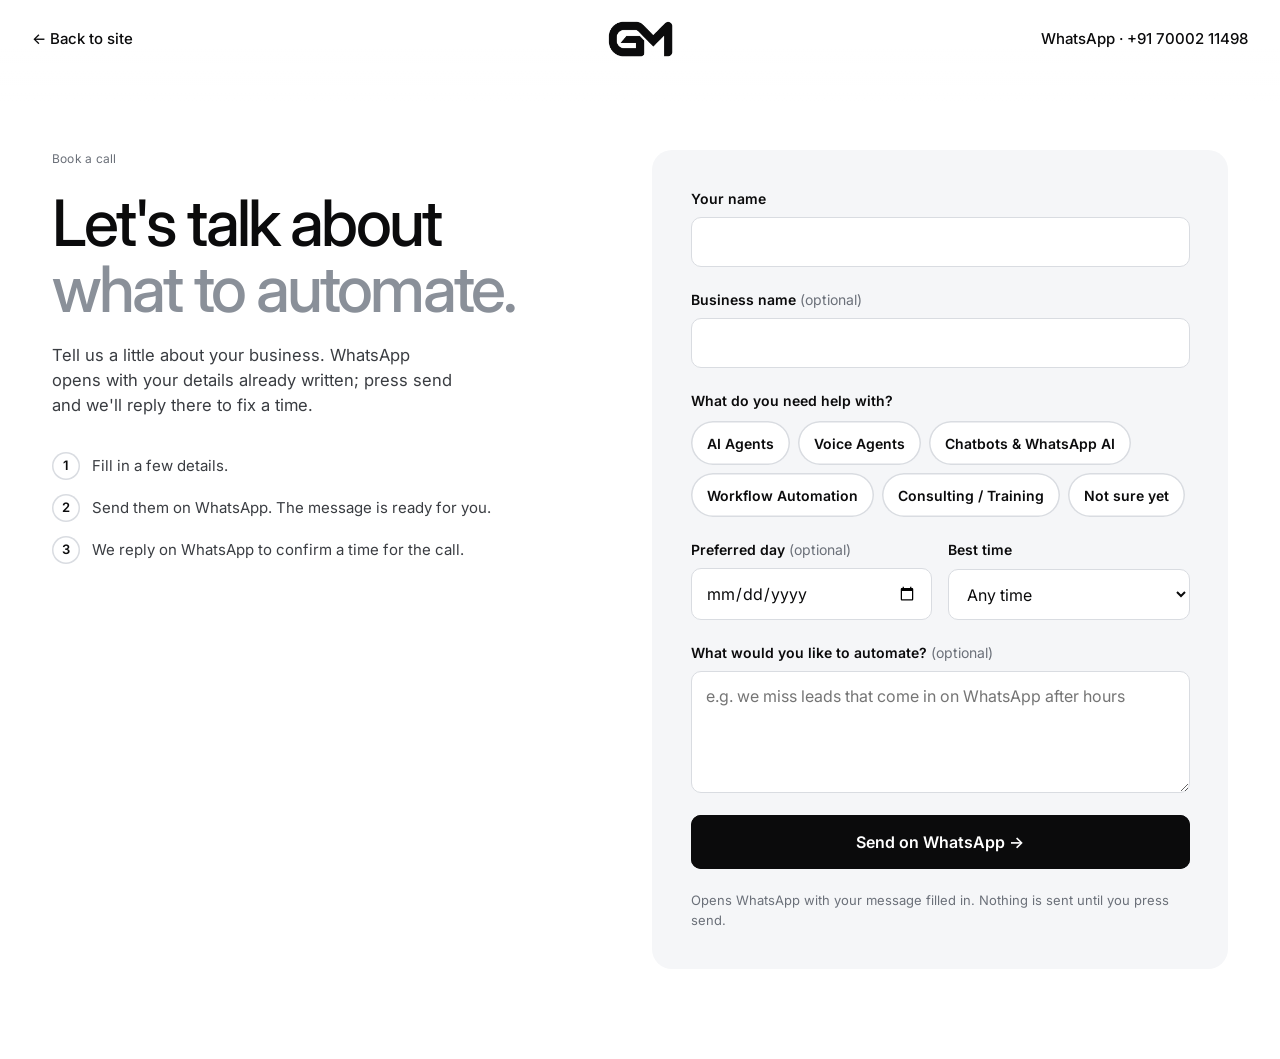
<file: book.html>
<!doctype html>
<html lang="en">
<head>
  <meta charset="utf-8">
  <meta name="viewport" content="width=device-width, initial-scale=1">
  <title>Book a Call | GM Tech Solution</title>
  <meta name="description" content="Book a free discovery call with GM Tech Solution. Tell us what you want to automate and we'll reply on WhatsApp.">
  <link rel="icon" href="assets/favicon.png" type="image/png">
  <link rel="apple-touch-icon" href="assets/apple-touch-icon.png">
  <link rel="preconnect" href="https://fonts.googleapis.com">
  <link rel="preconnect" href="https://fonts.gstatic.com" crossorigin>
  <link href="https://fonts.googleapis.com/css2?family=Inter:wght@400;500;600&display=swap" rel="stylesheet">
  <link rel="stylesheet" href="style.css">
</head>
<body>
<header class="nav">
  <a class="nav-link" href="./">← Back to site</a>
  <a class="brand" href="./" aria-label="GM Tech Solution home"><span class="mark" aria-hidden="true"></span></a>
  <a class="nav-link book-direct" href="https://wa.me/917000211498">WhatsApp · +91 70002 11498</a>
</header>

<main class="book">
  <div class="book-intro">
    <p class="eyebrow">Book a call</p>
    <h1 class="sec-title">Let's talk about <span class="muted">what to automate.</span></h1>
    <p class="book-copy">Tell us a little about your business. WhatsApp opens with your details already written; press send and we'll reply there to fix a time.</p>
    <ol class="book-steps">
      <li>Fill in a few details.</li>
      <li>Send them on WhatsApp. The message is ready for you.</li>
      <li>We reply on WhatsApp to confirm a time for the call.</li>
    </ol>
  </div>

  <!-- sends to the number in WHATSAPP (script below); the same number is in this page's header and in index.html's footer and menu -->
  <form class="book-form" id="book">
    <div class="field">
      <label for="name">Your name</label>
      <input id="name" name="name" autocomplete="name" required>
    </div>
    <div class="field">
      <label for="business">Business name <span class="opt">(optional)</span></label>
      <input id="business" name="business" autocomplete="organization">
    </div>
    <fieldset class="field">
      <legend>What do you need help with?</legend>
      <div class="picks">
        <label class="pick"><input type="radio" name="service" value="Autonomous AI Agents" required><span>AI Agents</span></label>
        <label class="pick"><input type="radio" name="service" value="AI Voice Agents"><span>Voice Agents</span></label>
        <label class="pick"><input type="radio" name="service" value="Chatbots & WhatsApp AI"><span>Chatbots &amp; WhatsApp AI</span></label>
        <label class="pick"><input type="radio" name="service" value="Workflow Automation"><span>Workflow Automation</span></label>
        <label class="pick"><input type="radio" name="service" value="AI Consulting / Education"><span>Consulting / Training</span></label>
        <label class="pick"><input type="radio" name="service" value="Not sure yet"><span>Not sure yet</span></label>
      </div>
    </fieldset>
    <div class="field-row">
      <div class="field">
        <label for="day">Preferred day <span class="opt">(optional)</span></label>
        <input id="day" name="day" type="date">
      </div>
      <div class="field">
        <label for="time">Best time</label>
        <select id="time" name="time">
          <option>Any time</option>
          <option>Morning (10am–1pm)</option>
          <option>Afternoon (1–5pm)</option>
          <option>Evening (5–8pm)</option>
        </select>
      </div>
    </div>
    <div class="field">
      <label for="details">What would you like to automate? <span class="opt">(optional)</span></label>
      <textarea id="details" name="details" rows="4" placeholder="e.g. we miss leads that come in on WhatsApp after hours"></textarea>
    </div>
    <button class="nav-cta book-send" type="submit">Send on WhatsApp →</button>
    <p class="book-note">Opens WhatsApp with your message filled in. Nothing is sent until you press send.</p>
    <p class="book-done" role="status" hidden>WhatsApp didn't open? <a href="https://wa.me/917000211498">Open it here</a>.</p>
  </form>
</main>

<script>
const WHATSAPP = '917000211498';
const form = document.getElementById('book');
const done = form.querySelector('.book-done');
const day = form.elements.day;
day.min = new Date().toLocaleDateString('en-CA'); // YYYY-MM-DD in local time

form.addEventListener('submit', (e) => {
  e.preventDefault();
  const v = (k) => form.elements[k].value.trim();
  const when = v('day') && new Date(v('day') + 'T00:00').toLocaleDateString('en-IN', { weekday: 'short', day: 'numeric', month: 'short' });
  const lines = [['Name', v('name')], ['Business', v('business')], ['Interested in', v('service')], ['Preferred day', when], ['Best time', v('time')], ['Details', v('details')]]
    .filter(([, x]) => x).map(([k, x]) => `*${k}:* ${x}`);
  const url = `https://wa.me/${WHATSAPP}?text=` + encodeURIComponent(["Hi GM Tech Solution, I'd like to book a call.", '', ...lines].join('\n'));
  done.querySelector('a').href = url;
  done.hidden = false;
  const w = window.open(url, '_blank');
  if (w) w.opener = null; else location.href = url; // popup blocked: open WhatsApp in this tab instead
});
</script>
</body>
</html>
</file>
<file: style.css>
:root {
  --ink: #0b0b0c;
  --ink-2: #3a3d42;
  --label: #6b7079;
  --soft: #8a9099;
  --line: #eceef1;
  --chip: #d9dce1;
  --pad: clamp(16px, 3vw, 32px);
  --ease: cubic-bezier(.2, .7, .2, 1);
}

*, *::before, *::after { box-sizing: border-box; }
html.lenis, html.lenis body { height: auto; }
.lenis.lenis-smooth { scroll-behavior: auto !important; }
.lenis.lenis-stopped { overflow: hidden; }

body {
  margin: 0;
  background: #fff;
  color: var(--ink);
  font: 400 16px/1.5 Inter, system-ui, -apple-system, sans-serif;
  -webkit-font-smoothing: antialiased;
  overflow-x: clip;
}
a { color: inherit; text-decoration: none; }
img, video { display: block; max-width: 100%; }
h1, h2, h3, h4, p { margin: 0; }
a:focus-visible, button:focus-visible { outline: 2px solid currentColor; outline-offset: 4px; border-radius: 4px; }
.skip {
  position: fixed; left: var(--pad); top: 12px; z-index: 60; padding: 12px 18px; border-radius: 10px;
  background: var(--ink); color: #fff; font-size: 14px; font-weight: 600; translate: 0 -160%; transition: translate .25s var(--ease);
}
.skip:focus-visible { translate: 0 0; outline-color: var(--ink); }
.muted { color: var(--soft); }
main:focus { outline: none; } /* focused programmatically by the skip link */
.sr-only { position: absolute; width: 1px; height: 1px; overflow: hidden; clip: rect(0 0 0 0); white-space: nowrap; }
.eyebrow { font-size: 12px; color: var(--label); letter-spacing: .02em; }
.sec-title { font-size: clamp(2.2rem, 5vw, 4.4rem); font-weight: 500; letter-spacing: -.045em; line-height: 1.02; margin-top: .35em; }

/* ---------- chips ---------- */

.chips { list-style: none; display: flex; flex-wrap: wrap; gap: 8px; padding: 0; }
.chip {
  display: inline-flex; align-items: center; height: 34px; padding: 0 16px;
  border: 1px solid var(--chip); border-radius: 999px; background: #fff;
  font-size: 12.5px; color: var(--ink); transition: background .3s var(--ease);
}
a.chip:hover { background: #f1f2f4; }

/* ---------- nav ---------- */
/* no bar: links left | logo centre | CTA right, floating; everything turns white over dark sections */
html { scroll-padding-top: var(--nav-h); }
:root { --nav-h: 78px; }
.nav {
  position: fixed; inset: 0 0 auto; z-index: 50; height: var(--nav-h);
  display: grid; grid-template-columns: 1fr auto 1fr; align-items: center; padding: 0 var(--pad);
  color: var(--ink); transition: color .4s, translate .45s var(--ease);
}
.nav--hidden:not(:focus-within) { translate: 0 -110%; }
/* soft white fade so body text doesn't collide with the floating nav; hidden over dark sections */
.nav::before {
  content: ""; position: absolute; inset: 0 0 -24px; z-index: -1; pointer-events: none;
  background: linear-gradient(#fff 45%, rgba(255, 255, 255, 0)); transition: opacity .4s;
}
.nav--dark { color: #fff; }
.nav--dark::before { opacity: 0; }

.nav-links { display: flex; align-items: center; }
.nav-links > * { margin: 0 22px; }
.nav-links > :first-child { margin-left: 0; }
.nav-link { display: inline-flex; align-items: center; padding: 8px 0; font-size: 15px; font-weight: 500; transition: opacity .25s; }
.nav-link:hover { opacity: .6; }

.nav-drop { position: relative; display: flex; }
/* Services panel: slides down and settles, then its tiles follow one by one (--i) */
.drop {
  position: absolute; top: calc(100% + 16px); left: -14px; width: min(720px, 86vw);
  display: grid; grid-template-columns: 1fr 1fr; gap: 4px; padding: 8px;
  border-radius: 20px; background: rgba(255, 255, 255, .93); color: var(--ink);
  -webkit-backdrop-filter: blur(24px) saturate(1.6); backdrop-filter: blur(24px) saturate(1.6);
  box-shadow: 0 0 0 1px rgba(11, 11, 12, .06), 0 32px 80px -28px rgba(11, 11, 12, .4);
  transform-origin: 40px 0; opacity: 0; visibility: hidden; translate: 0 -10px; scale: .97;
  transition: opacity .3s, translate .5s var(--ease), scale .5s var(--ease), visibility 0s .5s;
}
.drop::before { content: ""; position: absolute; inset: -16px 0 auto; height: 16px; } /* hover bridge */
.drop > * { opacity: 0; translate: 0 8px; transition: opacity .2s, translate .2s, background .2s; }
.nav-drop:not(.is-shut):is(:hover, :focus-within) .drop { opacity: 1; visibility: visible; translate: 0 0; scale: 1; transition-delay: 0s; }
.nav-drop:not(.is-shut):is(:hover, :focus-within) .drop > * {
  opacity: 1; translate: 0 0;
  transition: opacity .4s calc(.06s + var(--i) * .04s), translate .5s var(--ease) calc(.06s + var(--i) * .04s), background .2s;
}
.drop-item { position: relative; display: flex; align-items: center; gap: 14px; padding: 12px 30px 12px 12px; border-radius: 14px; }
.drop-item:hover { background: rgba(11, 11, 12, .05); }
.drop-item:focus-visible { outline-offset: -2px; border-radius: 14px; }
.drop-item img { flex: none; width: 52px; height: 52px; object-fit: cover; border-radius: 12px; }
.drop-title { display: block; font-size: 14px; font-weight: 600; letter-spacing: -.01em; line-height: 1.3; }
.drop-desc { display: block; margin-top: 3px; font-size: 13px; line-height: 1.4; color: var(--label); }
.drop-item::after {
  content: "→"; position: absolute; top: 50%; right: 14px; margin-top: -.7em; font-size: 15px;
  opacity: 0; translate: -6px 0; transition: opacity .2s, translate .3s var(--ease);
}
.drop-item:is(:hover, :focus-visible)::after { opacity: 1; translate: 0 0; }
.drop-foot {
  grid-column: 1 / -1; display: flex; justify-content: space-between; align-items: center;
  margin: 4px 4px 0; padding: 14px 8px 6px; border-top: 1px solid var(--line); font-size: 13px; color: var(--label);
}
.drop-foot a { font-weight: 600; color: var(--ink); transition: opacity .2s; }
.drop-foot a:hover { opacity: .6; }

.brand { display: flex; }
/* logo painted with currentColor through the PNG's alpha, so it turns white with the dark nav */
.mark {
  display: inline-block; flex: none; width: 46px; aspect-ratio: 1.818; background: currentColor;
  -webkit-mask: url(assets/logo.png) center / contain no-repeat; mask: url(assets/logo.png) center / contain no-repeat;
}
.nav .mark { width: 66px; transition: scale .35s var(--ease); }
.brand:hover .mark { scale: 1.08; }

.nav-cta {
  justify-self: end; display: inline-flex; align-items: center; height: 50px; padding: 0 28px;
  border-radius: 10px; background: var(--ink); color: #fff; font-size: 15px; font-weight: 600;
  box-shadow: inset 0 0 0 1.5px var(--ink); transition: background .3s var(--ease), color .3s var(--ease), box-shadow .3s, scale .2s;
}
.nav-cta:hover { background: transparent; color: var(--ink); }
.nav-cta:active { scale: .97; } /* `scale`, not transform: GSAP's intro owns this element's transform */
.nav-cta:focus-visible { outline-color: var(--ink); }
.nav--dark .nav-cta { background: #fff; color: var(--ink); box-shadow: inset 0 0 0 1.5px #fff; }
.nav--dark .nav-cta:hover { background: transparent; color: #fff; }
.nav--dark .nav-cta:focus-visible { outline-color: #fff; }

.menu-btn { display: none; width: 40px; height: 40px; padding: 0; border: 0; background: none; color: inherit; cursor: pointer; }
.menu-btn span { display: block; width: 22px; height: 2px; margin: 5px auto; background: currentColor; transition: transform .3s; }
.menu-btn[aria-expanded="true"] span:first-child { transform: translateY(3.5px) rotate(45deg); }
.menu-btn[aria-expanded="true"] span:last-child { transform: translateY(-3.5px) rotate(-45deg); }

/* full-screen sheet; only reachable at <=760px, where .menu-btn shows. The nav (z 50) stays on top so the X works */
.menu {
  position: fixed; inset: 0; z-index: 49; display: flex; flex-direction: column;
  padding: calc(var(--nav-h) + 24px) var(--pad) calc(24px + env(safe-area-inset-bottom));
  overflow-y: auto; overscroll-behavior: contain; background: #fff;
}
.menu[hidden] { display: none; }
.menu > a { padding: 6px 0; font-size: clamp(34px, 10vw, 44px); font-weight: 500; letter-spacing: -.04em; line-height: 1.15; }
.menu > a:hover { color: var(--label); }
.menu-foot { display: grid; gap: 2px; margin-top: auto; padding-top: 32px; }
.menu-foot a { padding: 11px 0; font-size: 15px; color: var(--ink-2); }
.menu-foot .menu-cta { display: grid; place-items: center; height: 54px; margin-bottom: 10px; border-radius: 12px; background: var(--ink); color: #fff; font-weight: 600; }
/* set on <html> by setMenu() */
.menu-open { overflow: hidden; }                 /* page behind the sheet stays put */
.menu-open .nav { color: var(--ink); }           /* the sheet is white, even when opened over the video */
.menu-open .nav::before { opacity: 1; }
.menu-open .nav-cta { visibility: hidden; }      /* the sheet has its own, bigger Book a Call */
.hero-cta, .callbar { display: none; }           /* phone-only; shown in the mobile block */

/* ---------- 1. hero ---------- */
.hero { --s: 66vw; --g: .5vw; --meet: 58%; /* 66vw: the robot arm (.7813 of --s) bleeds past the right edge */ position: relative; height: 100vh; height: 100svh; overflow: hidden; }
/* GSAP owns `transform` on animated elements, so they're positioned with margins/calc, never CSS translate/rotate */
.orb {
  --orb: min(42vw, 560px);
  position: absolute; left: 50%; top: 46%; width: var(--orb); aspect-ratio: 1;
  margin: calc(var(--orb) / -2) 0 0 calc(var(--orb) / -2);
  filter: blur(30px); opacity: .75;
}
.orb::before, .orb::after { content: ""; position: absolute; border-radius: 50%; }
.orb::before {
  inset: 0; animation: spin 18s linear infinite;
  background: conic-gradient(from 210deg, #ffd9b8, #fff3c4, #d5f5df, #c9ecff, #cfd6ff, #f1d3ff, #ffd9b8);
}
.orb::after { inset: 9%; background: radial-gradient(circle, #fff 55%, rgba(255, 255, 255, .85) 70%, rgba(255, 255, 255, 0)); }
@keyframes spin { to { rotate: 360deg; } }

/* fingertips meet at (50%, var(--meet)). --s = width of the original 1500px photo frame; from the cut-outs:
   human 1257x476 → width 1257/1500 = .838, tip at 20.4% height → (476/1500) * .204 = .0648 of --s
   robot 1172x418 → width 1172/1500 = .7813, tip at 17.5% height → (418/1500) * .175 = .0488 of --s */
.hand { position: absolute; z-index: 2; max-width: none; height: auto; pointer-events: none; will-change: transform; }
.hand--human { width: calc(var(--s) * .838); left: calc(50% - var(--g) - var(--s) * .838); top: calc(var(--meet) - var(--s) * .0648); }
.hand--robot { width: calc(var(--s) * .7813); left: calc(50% + var(--g)); top: calc(var(--meet) - var(--s) * .0488); }

.hero-title {
  position: absolute; z-index: 1; left: 0; right: 0; top: 40%; translate: 0 -50%;
  display: grid; text-align: center;
  font-size: clamp(2.6rem, 6vw, 5.6rem); font-weight: 500; letter-spacing: -.05em; line-height: 1;
}
.hero-foot {
  position: absolute; z-index: 3; left: var(--pad); right: var(--pad); bottom: 28px;
  display: grid; grid-template-columns: 1fr auto 1fr; align-items: end; gap: 24px;
}
.hero-copy .eyebrow { margin-bottom: 14px; }
.lead { max-width: 30ch; font-size: clamp(15px, 1.25vw, 18px); font-weight: 500; line-height: 1.3; letter-spacing: -.01em; }
.scroll-line { width: 1px; height: 44px; background: var(--ink); transform-origin: top; animation: pulse 2.2s var(--ease) infinite; }
@keyframes pulse { 0% { scale: 1 0; } 50% { scale: 1 1; transform-origin: top; } 100% { scale: 1 0; transform-origin: bottom; } }
.hero-foot .chips { justify-self: end; }

/* ---------- 2. dark video ---------- */
.dark { position: relative; height: 100vh; height: 100svh; }
.dark-inner { position: absolute; inset: 0; overflow: hidden; background: #05070c; color: #fff; }
.dark-video { position: absolute; inset: 0; width: 100%; height: 100%; object-fit: cover; }
.dark-shade { position: absolute; inset: 0; background: radial-gradient(ellipse at center, rgba(0, 0, 0, .1) 30%, rgba(0, 0, 0, .6)); }
.dark-words {
  position: absolute; inset: 0; display: grid; place-items: center;
  font-size: clamp(1.4rem, 3.2vw, 2.6rem); font-weight: 400; letter-spacing: .38em;
  text-shadow: 0 0 24px rgba(0, 0, 0, .7);
}
.dark-words span { grid-area: 1 / 1; padding-left: .38em; } /* balances trailing letter-spacing */
.dark-words span + span { opacity: 0; }
.dark-copy {
  position: absolute; right: clamp(16px, 8vw, 140px); bottom: clamp(32px, 11vh, 120px);
  max-width: 32ch; font-size: clamp(1rem, 1.4vw, 1.25rem); font-weight: 500; line-height: 1.35;
}

/* ---------- 5e. our impact & results: outcome cards ---------- */
.reviews { padding: clamp(80px, 14vh, 160px) var(--pad); }
.reviews .sec-head { margin-bottom: clamp(40px, 8vh, 80px); }
.review-grid { display: grid; grid-template-columns: repeat(3, 1fr); gap: 20px; }
.review {
  display: flex; flex-direction: column; justify-content: space-between; gap: 40px; margin: 0;
  padding: clamp(28px, 3vw, 40px); border-radius: 22px; background: #f4f5f7;
}
.review h3 { font-size: clamp(1.3rem, 1.8vw, 1.6rem); font-weight: 500; letter-spacing: -.03em; line-height: 1.15; }
.review h3 + p { margin-top: 12px; color: var(--ink-2); }
.review-metric {
  align-self: flex-start; padding: 9px 16px; border-radius: 999px;
  background: var(--ink); color: #fff; font-size: 14px; font-weight: 500; letter-spacing: -.01em;
}

/* ---------- 6. engagement rows: number | title | description ---------- */
.rows { padding: clamp(80px, 14vh, 160px) var(--pad); }
.engage .sec-head { margin-bottom: clamp(32px, 6vh, 64px); }
.row { display: grid; grid-template-columns: 70px minmax(0, 1fr); align-items: start; column-gap: 4vw; padding: 30px 0; border-bottom: 1px solid var(--line); }
.row-num { padding-top: 10px; font-size: 13px; color: var(--label); }
.row-text { display: grid; grid-template-columns: 1fr 1fr; column-gap: 4vw; align-items: baseline; }
.row-text h3 { font-size: clamp(1.6rem, 3vw, 2.6rem); font-weight: 500; letter-spacing: -.04em; line-height: 1.05; }
.row-text p { max-width: 46ch; color: var(--ink-2); font-size: 15px; line-height: 1.6; }

/* ---------- 4. card fan ---------- */
.fan-sec {
  min-height: 100vh; min-height: 100svh; padding: 12vh var(--pad) 8vh;
  display: flex; flex-direction: column; align-items: center; justify-content: center; text-align: center;
}
.sec-sub { max-width: 46ch; margin-top: 20px; color: var(--ink-2); font-size: 17px; line-height: 1.5; }
/* the flat grid is the resting state GSAP spreads the stack into */
.fan {
  position: relative; display: grid; grid-template-columns: repeat(4, minmax(0, 1fr)); align-items: stretch;
  gap: clamp(12px, 1.4vw, 20px); width: min(100%, 1180px); margin: clamp(32px, 6vh, 64px) 0 0; perspective: 1400px;
}
/* overflow: clip (not hidden) so aspect-ratio still lets a card grow if its text needs the room;
   max-height keeps the pinned section inside short laptop screens */
.card {
  position: relative; flex: none; display: flex; flex-direction: column; justify-content: flex-end;
  aspect-ratio: 4 / 5; max-height: max(46svh, 300px); margin: 0; border-radius: 18px; overflow: clip;
  background: radial-gradient(120% 80% at 30% 15%, #50535b, #0c0d10 62%);
  box-shadow: 0 30px 60px -30px rgba(0, 0, 0, .5);
}
.card img { position: absolute; inset: 0; width: 100%; height: 100%; object-fit: cover; object-position: 50% 0; filter: grayscale(1) contrast(1.05); }
.card::after { content: ""; position: absolute; inset: 30% 0 0; background: linear-gradient(transparent, rgba(0, 0, 0, .85) 60%); }
.card figcaption { position: relative; z-index: 1; padding: clamp(18px, 1.8vw, 26px); color: #fff; text-align: left; }
.card h3 { font-size: clamp(1.1rem, 1.5vw, 1.35rem); font-weight: 500; letter-spacing: -.03em; line-height: 1.15; }
.card p { margin-top: 10px; color: rgba(255, 255, 255, .7); font-size: 14px; line-height: 1.5; }
/* tablets: four columns get too narrow for the descriptions */
@media (min-width: 761px) and (max-width: 1000px) {
  .fan { grid-template-columns: repeat(2, minmax(0, 1fr)); }
  .card { aspect-ratio: 5 / 4; }
}

/* ---------- 5c. how we work ---------- */
.journey { padding: clamp(80px, 14vh, 160px) var(--pad); }
.journey .sec-head { margin-bottom: clamp(40px, 8vh, 80px); }
.journey-track { position: relative; }
.journey-line { position: absolute; inset: 0 0 auto; height: 1px; background: var(--ink); transform-origin: left; }
.journey-steps { list-style: none; display: grid; grid-template-columns: repeat(3, 1fr); gap: 4vw; padding: 0; margin: 0; }
.step { padding-top: 32px; border-top: 1px solid var(--line); }
.step-num { font-size: clamp(3rem, 6vw, 5.5rem); letter-spacing: -.05em; line-height: 1; color: var(--soft); }
.step h3 { margin: 24px 0 12px; font-size: clamp(1.4rem, 2.2vw, 2rem); font-weight: 500; letter-spacing: -.03em; }
.step p { max-width: 36ch; color: var(--ink-2); font-size: 15px; line-height: 1.6; }

/* ---------- 5d. tools ring ---------- */
.stack { overflow: hidden; padding: clamp(90px, 16vh, 170px) var(--pad); background: #05070c; color: #fff; text-align: center; }
.stack .sec-head { display: grid; justify-items: center; }
.stack .eyebrow { color: rgba(255, 255, 255, .6); }
.stack .muted { color: rgba(255, 255, 255, .45); }
.stack-copy { max-width: 46ch; margin-top: 20px; color: rgba(255, 255, 255, .65); font-size: 15px; line-height: 1.6; }
.ring-wrap {
  --w: clamp(84px, 11vw, 150px); --r: calc(var(--w) * 1.75); /* radius leaves a gap between 10 cards */
  display: grid; place-items: center; height: calc(var(--w) * 2.6); margin: clamp(30px, 6vh, 60px) 0; perspective: 1400px;
}
.ring { position: relative; width: var(--w); aspect-ratio: 1; margin: 0; padding: 0; list-style: none; transform-style: preserve-3d; animation: ring 36s linear infinite; }
.ring:hover { animation-play-state: paused; }
@keyframes ring { from { transform: rotateX(-8deg) rotateY(0deg); } to { transform: rotateX(-8deg) rotateY(-360deg); } }
.tool {
  position: absolute; inset: 0; display: grid; place-items: center; align-content: center; gap: 10px;
  border-radius: 18px; background: #fff; color: var(--ink); box-shadow: 0 20px 50px -20px rgba(0, 0, 0, .6);
  backface-visibility: hidden; -webkit-backface-visibility: hidden;
  transform: rotateY(calc(var(--i) * 36deg)) translateZ(var(--r)); /* 36deg = 360 / 10 cards */
}
.tool-icon { width: 38%; aspect-ratio: 1; background: var(--c); -webkit-mask: var(--src) center / contain no-repeat; mask: var(--src) center / contain no-repeat; }
.tool-name { font-size: clamp(10px, 1vw, 13px); font-weight: 600; letter-spacing: -.01em; }
.tool--text .tool-name { font-size: clamp(14px, 1.5vw, 20px); letter-spacing: -.03em; }
.stack-note { color: rgba(255, 255, 255, .6); font-size: 13px; }

/* ---------- 7. footer: four link columns ---------- */
.footer {
  position: relative; overflow: hidden; padding: clamp(70px, 12vh, 130px) clamp(16px, 6vw, 110px) 32px;
  background: #05070c; color: #fff;
}
.footer-cols { display: grid; grid-template-columns: 1.3fr 1fr 1fr 1fr; gap: 40px 4vw; }
.footer-col { display: grid; align-content: start; justify-items: start; gap: 6px; }
.footer-col h3 + a { margin-top: 2px; }
.footer-col h3 { margin-bottom: 8px; font-size: 13px; font-weight: 600; letter-spacing: .08em; text-transform: uppercase; color: rgba(255, 255, 255, .6); }
.footer-col a { padding: 5px 0; font-size: clamp(15px, 1.2vw, 17px); color: rgba(255, 255, 255, .9); transition: color .25s; }
.footer-col a:hover { color: #fff; text-decoration: underline; text-underline-offset: 4px; }
.footer-note { max-width: 70ch; margin-top: clamp(40px, 7vh, 70px); font-size: 13px; line-height: 1.6; color: rgba(255, 255, 255, .5); }
.footer-bottom { margin-top: 32px; padding-top: 28px; border-top: 1px solid rgba(255, 255, 255, .14); font-size: 14px; color: rgba(255, 255, 255, .7); }

/* ---------- static forms of the two motion pieces: phones (no pins) and reduced motion ---------- */
@media (max-width: 760px), (prefers-reduced-motion: reduce) {
  .dark-words { grid-auto-flow: row; align-content: center; row-gap: .5em; }
  .dark-words span, .dark-words span + span { grid-area: auto; opacity: 1; }
  /* still ring -> flat row of cards (phones turn it into a grid below) */
  .ring-wrap { height: auto; perspective: none; }
  .ring { display: flex; flex-wrap: wrap; justify-content: center; gap: 12px; width: auto; max-width: 900px; aspect-ratio: auto; animation: none; transform: none; }
  .tool { position: static; width: var(--w); aspect-ratio: 1; transform: none; }
}

/* ---------- mobile: native scroll, no pins, swipe rows, thumb-sized targets ---------- */
@media (max-width: 760px) {
  :root { --nav-h: 64px; }
  html { scroll-behavior: smooth; } /* no Lenis on phones; anchors still glide (off again under reduced motion) */
  .nav-links { display: none; }
  .menu-btn { display: block; justify-self: start; width: 44px; height: 44px; margin-left: -10px; }
  .nav .mark { width: 48px; }
  .nav .brand { padding-block: 9px; } /* 26px logo -> 44px tap target */
  .nav-cta { height: 44px; padding: 0 16px; border-radius: 8px; font-size: 14px; }

  /* hero: hand geometry as before; one real button instead of the chips (the nav already has Book a Call) */
  .hero { --s: 150vw; --g: 1vw; --meet: 52%; }
  .hero-title { top: 34%; font-size: 10vw; }
  .orb { --orb: 92vw; top: var(--meet); opacity: 1; filter: blur(20px); }
  .hero-foot { grid-template-columns: 1fr; gap: 18px; }
  .scroll-line, .hero-foot .chips { display: none; }
  .hero-cta { display: grid; place-items: center; height: 50px; border-radius: 12px; box-shadow: inset 0 0 0 1.5px var(--ink); font-size: 15px; font-weight: 600; transition: background .3s; }
  .hero-cta:active { background: #f1f2f4; } /* colour, not scale: the intro owns its transform */

  /* video band: sized by its content, no pin; the words stack via the shared block above */
  .dark { height: auto; }
  .dark-inner { position: relative; min-height: 72vh; min-height: 72svh; padding: 72px var(--pad); display: grid; align-content: center; justify-items: center; gap: 40px; text-align: center; }
  .dark-words, .dark-copy { position: relative; inset: auto; } /* in flow, but positioned so they paint above the absolute video */
  .dark-words { font-size: clamp(1.5rem, 7.4vw, 2.4rem); }
  .dark-copy { max-width: 30ch; font-size: 17px; }

  /* cards: a swipeable row instead of the pinned fan */
  .fan-sec { min-height: 0; padding: 72px var(--pad); }
  .sec-sub { font-size: 16px; }
  .fan {
    display: flex; width: auto; align-self: stretch; justify-content: flex-start; gap: 14px; margin: 32px calc(var(--pad) * -1) 0;
    padding: 8px var(--pad) 28px; /* room for the card shadows, which the scroller clips */
    overflow-x: auto; scroll-snap-type: x mandatory; scroll-padding-inline: var(--pad); perspective: none;
  }
  .fan .card { width: 76vw; max-width: 320px; aspect-ratio: 3 / 4; scroll-snap-align: start; }
  .card h3 { font-size: 1.25rem; }

  .journey, .reviews, .rows, .stack { padding: 72px var(--pad); }
  .journey .sec-head, .reviews .sec-head, .engage .sec-head { margin-bottom: 32px; }

  /* how we work: a numbered vertical timeline */
  .journey-line { display: none; }
  .journey-steps { grid-template-columns: 1fr; gap: 28px; }
  .step { position: relative; padding: 0 0 0 52px; border-top: 0; }
  .step-num {
    position: absolute; left: 0; top: 0; display: grid; place-items: center; width: 34px; aspect-ratio: 1;
    border: 1px solid var(--chip); border-radius: 50%; font-size: 12px; letter-spacing: 0; color: var(--ink);
  }
  .step:not(:last-child)::after { content: ""; position: absolute; left: 17px; top: 42px; bottom: -20px; width: 1px; background: var(--chip); }
  .step h3 { margin: 5px 0 8px; font-size: 1.35rem; }

  /* tools: two columns of readable tiles (10 tools = 5 even rows) */
  .ring-wrap { margin: 32px 0; }
  .ring { display: grid; grid-template-columns: 1fr 1fr; gap: 10px; width: 100%; }
  .tool { display: flex; align-items: center; gap: 12px; width: auto; height: 56px; aspect-ratio: auto; padding: 0 16px; border-radius: 14px; }
  .tool-icon { flex: none; width: 24px; }
  .tool-name, .tool--text .tool-name { font-size: 15px; letter-spacing: -.01em; }

  /* impact cards: swipeable */
  .review-grid {
    display: flex; gap: 12px; margin: 0 calc(var(--pad) * -1); padding: 4px var(--pad) 12px;
    overflow-x: auto; scroll-snap-type: x mandatory; scroll-padding-inline: var(--pad);
  }
  .review { flex: none; width: 84vw; gap: 28px; scroll-snap-align: start; }

  .row { grid-template-columns: 36px 1fr; }
  .row-text { grid-template-columns: 1fr; }
  .row-text p { margin-top: 10px; }
  .footer-cols { grid-template-columns: 1fr 1fr; }
  .footer-cols > :first-child { grid-column: 1 / -1; }
  .footer-col a { padding: 11px 0; } /* 44px tap rows */

  /* Book a Call bar: shown exactly while the nav is tucked away (watchNav's nav--hidden), so only one
     Book a Call is ever on screen; .is-off (main.js) keeps it away once the footer is in view */
  .callbar {
    position: fixed; left: var(--pad); right: var(--pad); bottom: calc(12px + env(safe-area-inset-bottom)); z-index: 48;
    display: grid; place-items: center; height: 52px; border-radius: 12px; background: var(--ink); color: #fff; font-size: 15px; font-weight: 600;
    box-shadow: inset 0 0 0 1px rgba(255, 255, 255, .22), 0 18px 40px -14px rgba(0, 0, 0, .5); /* reads on white and on dark sections */
    translate: 0 200%; visibility: hidden; transition: translate .45s var(--ease), visibility .45s, background .3s;
  }
  .nav--hidden:not(:focus-within) ~ .callbar:not(.is-off) { translate: 0 0; visibility: visible; }
  .callbar:active { background: var(--ink-2); }
}

@media (prefers-reduced-motion: reduce) {
  html { scroll-behavior: auto; }
  .orb, .scroll-line { animation: none; }
  .nav, .skip, .callbar { transition: none; }
  .nav-drop .drop, .nav-drop .drop > * { transition: none !important; }
}

/* ---------- cursor spark (created by main.js for fine pointers; the native cursor stays) ---------- */
.spark, .spark-glow { position: fixed; left: 0; top: 0; z-index: 100; width: 0; height: 0; pointer-events: none; opacity: 0; transition: opacity .3s; }
.spark.is-on, .spark-glow.is-on { opacity: 1; }
.spark-glow { z-index: 99; }
/* difference blend: an ink dot on light sections, a white one on dark sections */
.spark { mix-blend-mode: difference; }
.spark::before {
  content: ""; position: absolute; width: 40px; height: 40px; margin: -20px; border-radius: 50%;
  background: #fff; border: 1.5px solid #fff; scale: .16;
  transition: scale .4s var(--ease), background-color .3s;
}
.spark.is-hot::before { scale: 1; background-color: transparent; }
/* soft glow in the hero orb's palette */
.spark-glow::before {
  content: ""; position: absolute; width: 56px; height: 56px; margin: -28px; border-radius: 50%;
  background: conic-gradient(from 210deg, #ffd9b8, #c9ecff, #cfd6ff, #f1d3ff, #ffd9b8);
  filter: blur(16px); opacity: .5; transition: scale .5s var(--ease), opacity .4s;
}
.spark-glow.is-hot::before { scale: 1.5; opacity: .75; }

/* ---------- 404 ---------- */
.nf-main { min-height: 100vh; min-height: 100svh; display: grid; place-content: center; justify-items: center; gap: 28px; padding: var(--pad); text-align: center; }
.nf-main .mark { width: 72px; }
.nf-code { font-size: clamp(7rem, 26vw, 20rem); font-weight: 500; letter-spacing: -.06em; line-height: .85; }
.nf-copy { max-width: 22ch; font-size: clamp(1.25rem, 2.4vw, 2rem); font-weight: 500; letter-spacing: -.03em; line-height: 1.2; }
.nf-main .nav-cta { justify-self: center; }

/* ---------- book a call (book.html): intro left, form right; one column on phones ---------- */
.book {
  display: grid; grid-template-columns: 1fr 1.1fr; gap: clamp(40px, 6vw, 110px); align-items: start;
  max-width: 1240px; margin: 0 auto; padding: calc(var(--nav-h) + clamp(32px, 8vh, 90px)) var(--pad) clamp(60px, 10vh, 110px);
}
.book-intro { position: sticky; top: calc(var(--nav-h) + 40px); }
.book-copy { max-width: 40ch; margin-top: 22px; font-size: clamp(16px, 1.3vw, 18px); color: var(--ink-2); }
.book-steps { display: grid; gap: 14px; margin: 34px 0 0; padding: 0; list-style: none; counter-reset: step; }
.book-steps li { display: grid; grid-template-columns: 28px 1fr; gap: 12px; align-items: center; font-size: 15px; color: var(--ink-2); counter-increment: step; }
.book-steps li::before {
  content: counter(step); display: grid; place-items: center; width: 28px; height: 28px; border-radius: 50%;
  box-shadow: inset 0 0 0 1.5px var(--chip); font-size: 13px; font-weight: 600; color: var(--ink);
}
.book-direct { justify-self: end; }

.book-form { display: grid; gap: 22px; padding: clamp(22px, 3vw, 40px); border-radius: 20px; background: #f5f6f8; }
.field { display: grid; gap: 8px; min-width: 0; margin: 0; padding: 0; border: 0; }
.field label, .field legend { padding: 0; font-size: 14px; font-weight: 600; }
.field legend { margin-bottom: 10px; }
.opt { font-weight: 400; color: var(--label); }
.field :is(input, select, textarea) {
  width: 100%; min-height: 50px; padding: 12px 14px; border: 1.5px solid var(--chip); border-radius: 10px;
  background: #fff; color: var(--ink); font: inherit; transition: border-color .2s;
}
.field textarea { resize: vertical; }
.field :is(input, select, textarea):hover { border-color: var(--soft); }
.field :is(input, select, textarea):focus-visible { outline: none; border-color: var(--ink); }
.field-row { display: grid; grid-template-columns: 1fr 1fr; gap: 16px; }

/* radio pills: the native input stays (keyboard, required) but is hidden behind its label */
.picks { display: flex; flex-wrap: wrap; gap: 8px; }
.pick { position: relative; }
.pick input { position: absolute; inset: 0; opacity: 0; margin: 0; }
.pick span {
  display: inline-flex; align-items: center; min-height: 44px; padding: 0 16px; border-radius: 999px; background: #fff;
  box-shadow: inset 0 0 0 1.5px var(--chip); font-size: 14px; cursor: pointer; transition: background .2s, color .2s, box-shadow .2s;
}
.pick:hover span { box-shadow: inset 0 0 0 1.5px var(--ink); }
.pick input:checked + span { background: var(--ink); color: #fff; box-shadow: inset 0 0 0 1.5px var(--ink); }
.pick input:focus-visible + span { outline: 2px solid var(--ink); outline-offset: 3px; }

.book-send { justify-self: stretch; justify-content: center; height: 54px; border: 0; font: inherit; font-weight: 600; cursor: pointer; }
.book-note, .book-done { font-size: 13px; color: var(--label); }
.book-done a { color: var(--ink); font-weight: 600; text-decoration: underline; text-underline-offset: 3px; }

@media (max-width: 760px) {
  .book { grid-template-columns: 1fr; gap: 32px; }
  .book-intro { position: static; }
  .book-direct { display: none; } /* no room beside the logo; the form sends to the same number */
  .field-row { grid-template-columns: 1fr; }
}
</file>
